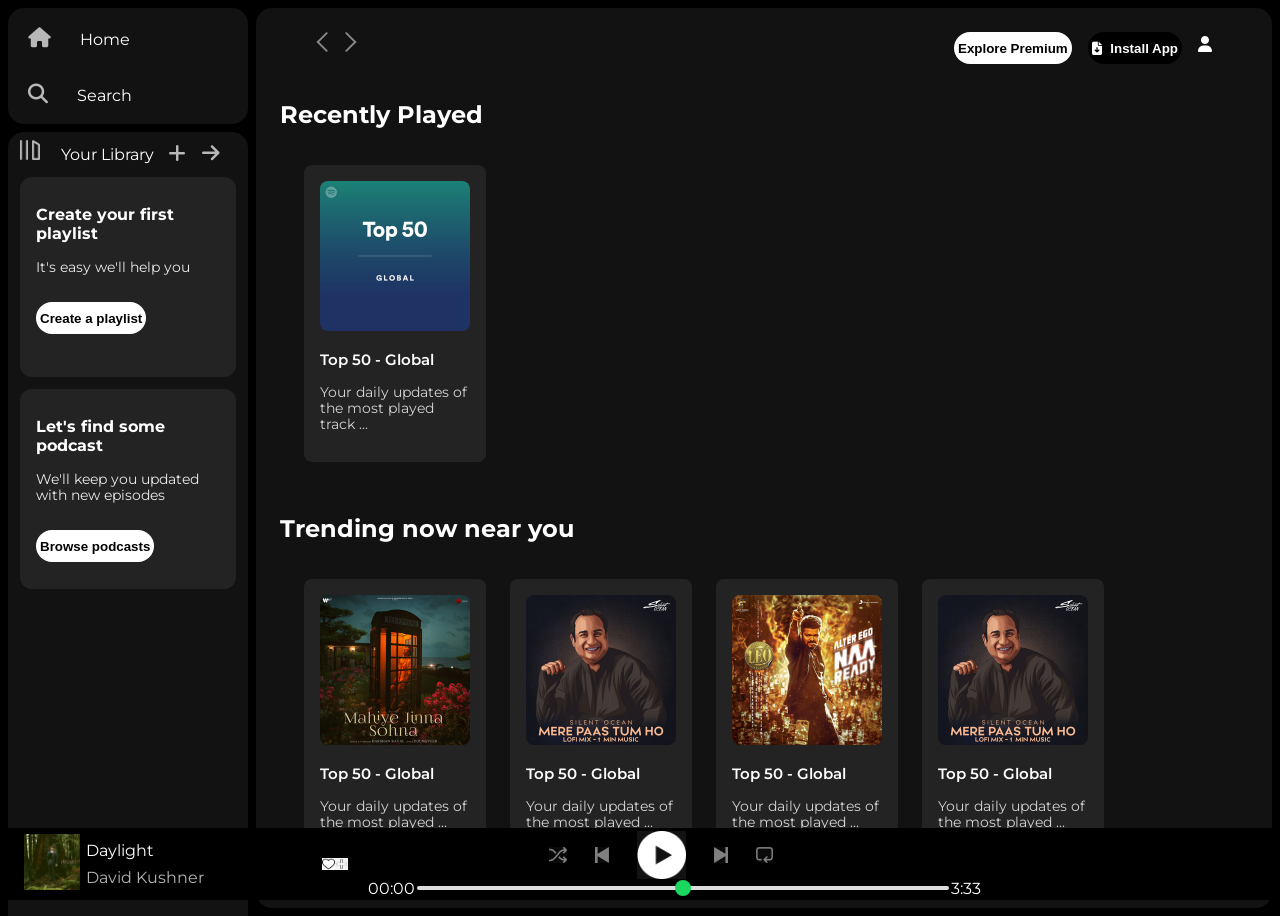
<file: index.html>
<!DOCTYPE html>
<html lang="en">
<head>
    <meta charset="UTF-8">
    <meta name="viewport" content="width=device-width, initial-scale=1.0">

    <link rel="stylesheet" href="https://cdnjs.cloudflare.com/ajax/libs/font-awesome/6.7.2/css/all.min.css" 
    integrity="sha512-Evv84Mr4kqVGRNSgIGL/F/aIDqQb7xQ2vcrdIwxfjThSH8CSR7PBEakCr51Ck+w+/U6swU2Im1vVX0SVk9ABhg==" 
    crossorigin="anonymous" referrerpolicy="no-referrer" />

    <link rel="icon" href="./assets/logo.png">

    <title>Spotify UI Clone (Practice Project) — Not affiliated with Spotify</title>
    <link rel="stylesheet" href="Spotify-Web-Player.css"> 
     <link rel="preconnect" href="https://fonts.googleapis.com">
<link rel="preconnect" href="https://fonts.gstatic.com" crossorigin>
<link href="https://fonts.googleapis.com/css2?family=Montserrat:ital,wght@0,100..900;1,100..900&display=swap" rel="stylesheet">


</head>
<body>
    <div class="main">
        <div class="sidebar">

        <div class="nav">
             <div class="nav-option" style="opacity:1;">
                <i class="fa-solid fa-house"></i>
                    <a href="#">Home</a>
            </div>

             <div class="nav-option">

                <i class="fa-solid fa-magnifying-glass"></i>
                    <a href="#">Search</a>
            </div>
            </div>

        <div class="library">
        <div class="options">
            <div class="lib-option nav-option">
                <img src="assets/library_icon.png" alt="Library icon">
                    <a href="#">Your Library</a>
            </div>
            
            <div class="icons">
                <i class="fa-solid fa-plus"></i>
                <i class="fa-solid fa-arrow-right"></i>
            </div>
        
        </div>
        <div class="lib-box">
            <div class="box">
            <p class="box-p1">Create your first playlist</p>
            <div class="box-p2">It's easy we'll help you</div>
            <br>
            <button class="badge">Create a playlist</button>
           </div> 
           </div>

           <div class="lib-box">
            <div class="box">
            <p class="box-p1">Let's find some podcast</p>
            <div class="box-p2">We'll keep you updated with new episodes</div>
            <!-- <button class="badge"></button> -->
             <br>
            <button class="badge">Browse podcasts</button>
           </div> 
        </div>
        </div>
        </div>


        <div class="main-content">
           <div class="sticky-nav">
            <div class="sticky-nav-icons">
                <img src="assets/backward_icon.png" alt="backward_icon">
               <img src="assets/forward_icon.png" alt="forward_icon">
            </div>
            <div class="sticky-nav-options">
           <button class="badge nav-item hide">Explore Premium</button>
            <button class="badge nav-item dark-badge"><i class="fa-solid fa-file-arrow-down" style="margin-right:5px;"></i> Install App</button>
            <i class="fa-solid fa-user nav-item"></i>
            </div>
           </div>
            
                <h2>Recently Played</h2>
                <div class="cards-container">
                    <div class="card">
                        <img src="assets/card1img.jpeg" class="card_img"> 
                        <p class="card-title">Top 50 - Global</p>
                        <p class="card-info">Your daily updates of the most played track ... </p>
                    
                </div>
            </div>
        
                 <h2>Trending now near you</h2>
                <div class="cards-container">
                    <div class="card">
                        <img src="assets/card2img.jpeg" class="card_img"> 
                        <p class="card-title">Top 50 - Global</p>
                        <p class="card-info">Your daily updates of the most played ... </p>
                    
                </div>
                <div class="card">
                        <img src="assets/card3img.jpeg" class="card_img"> 
                        <p class="card-title">Top 50 - Global</p>
                        <p class="card-info">Your daily updates of the most played ... </p>
                    
                </div>
                <div class="card">
                        <img src="assets/card4img.jpeg" class="card_img"> 
                        <p class="card-title">Top 50 - Global</p>
                        <p class="card-info">Your daily updates of the most played ... </p>
                    
                </div>
                <div class="card">
                        <img src="assets/card3img.jpeg" class="card_img"> 
                        <p class="card-title">Top 50 - Global</p>
                        <p class="card-info">Your daily updates of the most played ... </p>
                    
                </div>
                     <div class="card">
                        <img src="assets/card2img.jpeg" class="card_img"> 
                        <p class="card-title">Top 50 - Global</p>
                        <p class="card-info">Your daily updates of the most played ... </p>
                    
                </div>
            </div>
                <h2>Featured Charts</h2>
                <div class="cards-container">
                    <div class="card">
                        <img src="assets/card6img.jpeg" class="card_img"> 
                        <p class="card-title">Top Songs - India</p>
                        <p class="card-info">Your daily updates of the most played ... </p>
                    </div>
                    <div class="card">
                        <img src="assets/card4img.jpeg" class="card_img"> 
                        <p class="card-title">Top 50 - Global</p>
                        <p class="card-info">Your daily updates of the most played ... </p>
                    </div>
                    <div class="card">
                        <img src="assets/card5img.jpeg" class="card_img"> 
                        <p class="card-title">Top Songs - Global</p>
                        <p class="card-info">Your daily updates of the most played ... </p>
                    </div>
                </div>
                <div class="footer">
                    <div class="line"></div>
                </div>
        </div>

        <div class="music-player">
        <div class="album">
            <div class="album-pic">
                <img src="album-Daylight.jpeg" class="image">
            </div>
              <div class="description">
                        <p class="day">Daylight</p>
                        <p class="david">David Kushner</p>
                    </div>
                    <div class="album-icon">
                         <img src="album_icon1.jpeg" class="toggle">
                        <img src="Album_plus.jpg" class="toggle">
                    </div> 
                      </div>

        <div class="player">
            <div class="player-controls">
                 <img src="assets/player_icon1.png" alt="player_icon" class="player-control-icon">
                 <img src="assets/player_icon2.png" alt="player_icon" class="player-control-icon">
                 <img src="assets/player_icon3.png" alt="player_icon" class="player-control-icon" style="opacity:1; height:3rem;">
                 <img src="assets/player_icon4.png" alt="player_icon" class="player-control-icon">
                 <img src="assets/player_icon5.png" alt="player_icon" class="player-control-icon">
            </div>
            <div class="playback-bar">

                <span class="curr-time">00:00</span>
                <input type="range" min="0" max="100" class="progress-bar" step="1">
                <span class="tot-time">3:33</span>
            </div>
        </div>
        <div class="controls"></div>
    </div>
    </div>
    </div>
</body>
</html>
</file>
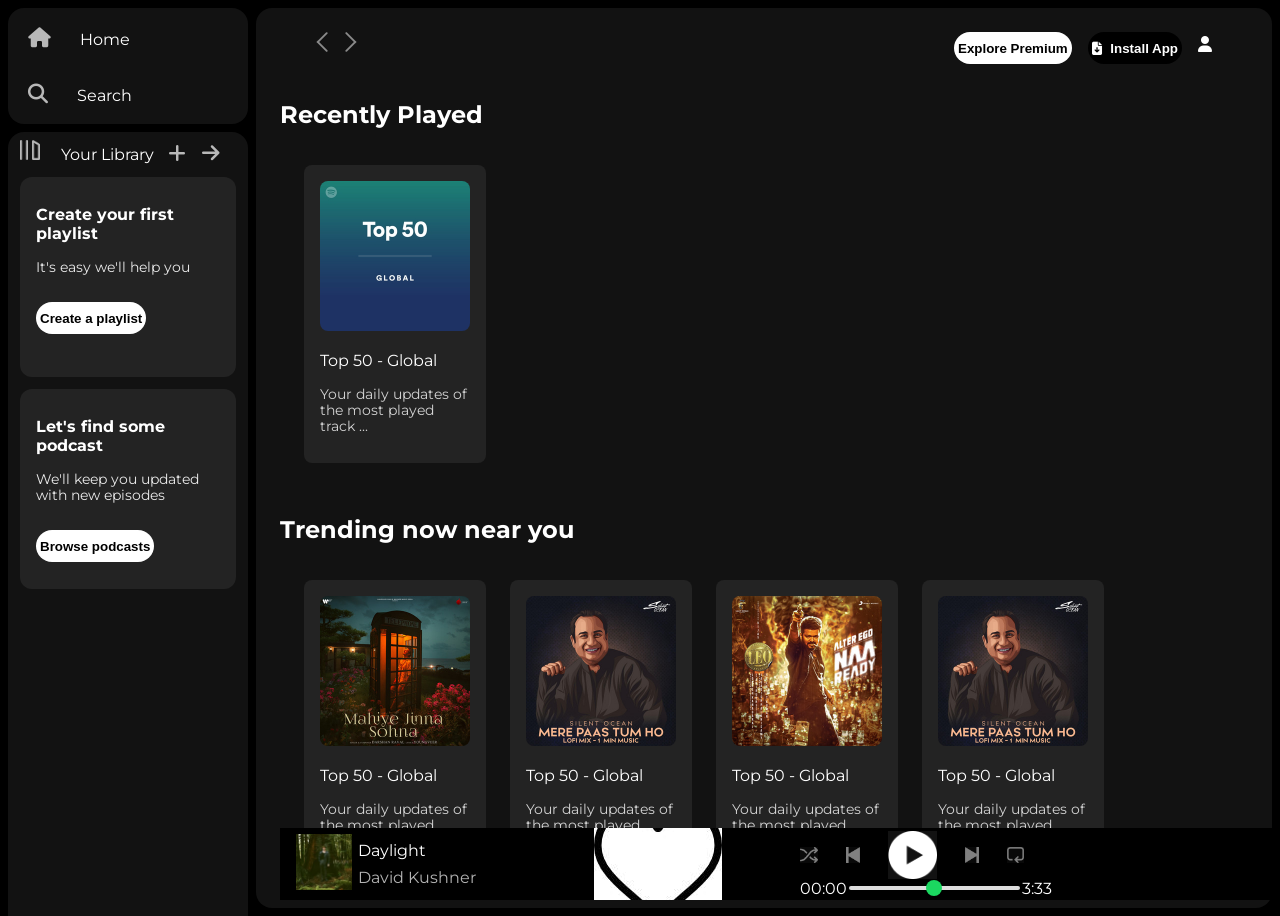
<file: Spotify clone.html>
<!DOCTYPE html>
<html lang="en">
<head>
    <meta charset="UTF-8">
    <meta name="viewport" content="width=device-width, initial-scale=1.0">

    <link rel="stylesheet" href="https://cdnjs.cloudflare.com/ajax/libs/font-awesome/6.7.2/css/all.min.css" 
    integrity="sha512-Evv84Mr4kqVGRNSgIGL/F/aIDqQb7xQ2vcrdIwxfjThSH8CSR7PBEakCr51Ck+w+/U6swU2Im1vVX0SVk9ABhg==" 
    crossorigin="anonymous" referrerpolicy="no-referrer" />

    <link rel="icon" href="./assets/logo.png">

    <title>Spotify-Web Player: Music for everyone</title>
    <link rel="stylesheet" href="Spotify-Web Player.css">
     <link rel="preconnect" href="https://fonts.googleapis.com">
<link rel="preconnect" href="https://fonts.gstatic.com" crossorigin>
<link href="https://fonts.googleapis.com/css2?family=Montserrat:ital,wght@0,100..900;1,100..900&display=swap" rel="stylesheet">


</head>
<body>
    <div class="main">
        <div class="sidebar">

        <div class="nav">
             <div class="nav-option" style="opacity:1;">
                <i class="fa-solid fa-house"></i>
                    <a href="#">Home</a>
            </div>

             <div class="nav-option">

                <i class="fa-solid fa-magnifying-glass"></i>
                    <a href="#">Search</a>
            </div>
            </div>

        <div class="library">
        <div class="options">
            <div class="lib-option nav-option">
                <img src="assets/library_icon.png" alt="Library icon">
                    <a href="#">Your Library</a>
            </div>
            
            <div class="icons">
                <i class="fa-solid fa-plus"></i>
                <i class="fa-solid fa-arrow-right"></i>
            </div>
        
        </div>
        <div class="lib-box">
            <div class="box">
            <p class="box-p1">Create your first playlist</p>
            <div class="box-p2">It's easy we'll help you</div>
            <br>
            <button class="badge">Create a playlist</button>
           </div> 
           </div>

           <div class="lib-box">
            <div class="box">
            <p class="box-p1">Let's find some podcast</p>
            <div class="box-p2">We'll keep you updated with new episodes</div>
            <!-- <button class="badge"></button> -->
             <br>
            <button class="badge">Browse podcasts</button>
           </div> 
        </div>
        </div>
        </div>


        <div class="main-content">
           <div class="sticky-nav">
            <div class="sticky-nav-icons">
                <img src="assets/backward_icon.png" alt="backward_icon">
               <img src="assets/forward_icon.png" alt="forward_icon">
            </div>
            <div class="sticky-nav-options">
           <button class="badge nav-item hide">Explore Premium</button>
            <button class="badge nav-item dark-badge"><i class="fa-solid fa-file-arrow-down" style="margin-right:5px;"></i> Install App</button>
            <i class="fa-solid fa-user nav-item"></i>
            </div>
           </div>
            
                <h2>Recently Played</h2>
                <div class="cards-container">
                    <div class="card">
                        <img src="assets/card1img.jpeg" class="card_img"> 
                        <p class="card-title">Top 50 - Global</p>
                        <p class="card-info">Your daily updates of the most played track ... </p>
                    
                </div>
            </div>
        
                 <h2>Trending now near you</h2>
                <div class="cards-container">
                    <div class="card">
                        <img src="assets/card2img.jpeg" class="card_img"> 
                        <p class="card-title">Top 50 - Global</p>
                        <p class="card-info">Your daily updates of the most played ... </p>
                    
                </div>
                <div class="card">
                        <img src="assets/card3img.jpeg" class="card_img"> 
                        <p class="card-title">Top 50 - Global</p>
                        <p class="card-info">Your daily updates of the most played ... </p>
                    
                </div>
                <div class="card">
                        <img src="assets/card4img.jpeg" class="card_img"> 
                        <p class="card-title">Top 50 - Global</p>
                        <p class="card-info">Your daily updates of the most played ... </p>
                    
                </div>
                <div class="card">
                        <img src="assets/card3img.jpeg" class="card_img"> 
                        <p class="card-title">Top 50 - Global</p>
                        <p class="card-info">Your daily updates of the most played ... </p>
                    
                </div>
                     <div class="card">
                        <img src="assets/card2img.jpeg" class="card_img"> 
                        <p class="card-title">Top 50 - Global</p>
                        <p class="card-info">Your daily updates of the most played ... </p>
                    
                </div>
            </div>
                <h2>Featured Charts</h2>
                <div class="cards-container">
                    <div class="card">
                        <img src="assets/card6img.jpeg" class="card_img"> 
                        <p class="card-title">Top Songs - India</p>
                        <p class="card-info">Your daily updates of the most played ... </p>
                    
                </div>
                <div class="cards-container">
                    <div class="card">
                        <img src="assets/card4img.jpeg" class="card_img"> 
                        <p class="card-title">Top 50 - Global</p>
                        <p class="card-info">Your daily updates of the most played ... </p>
                    </div>
                    <div class="cards-container">
                    <div class="card">
                        <img src="assets/card5img.jpeg" class="card_img"> 
                        <p class="card-title">Top Songs - Global</p>
                        <p class="card-info">Your daily updates of the most played ... </p>
                    </div>
                </div>
                <div class="footer">
                    <div class="line"></div>
                </div>
                 </div>
        </div>

        <div class="music-player">
        <div class="album">
            <div class="album-pic">
                <img src="album-Daylight.jpeg" class="image">
            </div>
              <div class="description">
                        <p class="day">Daylight</p>
                        <p class="david">David Kushner</p>
                    </div>
                    <div class="album-icon">
                         <img src="album_icon1.jpeg">
                        <img src="Album_plus.jpg" class="toggle">
                    </div> 
                      </div>

        <div class="player">
            <div class="player-controls">
                 <img src="assets/player_icon1.png" alt="player_icon" class="player-control-icon">
                 <img src="assets/player_icon2.png" alt="player_icon" class="player-control-icon">
                 <img src="assets/player_icon3.png" alt="player_icon" class="player-control-icon" style="opacity:1; height:3rem;">
                 <img src="assets/player_icon4.png" alt="player_icon" class="player-control-icon">
                 <img src="assets/player_icon5.png" alt="player_icon" class="player-control-icon">
            </div>
            <div class="playback-bar">

                <span class="curr-time">00:00</span>
                <input type="range" min="0" max="100" class="progress-bar" step="1">
                <span class="tot-time">3:33</span>
            </div>
        </div>
        <div class="controls"></div>
    </div>
    </div>
    </div>
</body>
</html>
</file>
<file: Spotify-Web-Player.css>
body{
    font-family:'Montserrat', sans-serif;
    margin:0;
    background-color: black;
    color: #fff;
    overflow: hidden;
}

.main {
    display:flex;
    height:100vh;
    padding: 0.5rem;
    overflow: auto;
}

.sidebar {
    background-color :#000;
    width: 240px;
    border-radius:1rem;  /* 1rem= 16px */
    margin-right: 0.5rem;
}

.main-content {
    background-color: #121212;
    padding: 0 1.5rem 0 1.5rem;
    flex:1;
    border-radius:1rem;
    overflow: auto;
}

a{
    text-decoration:none;
    color:white;
}

.nav {
    background-color: #121212;
    border-radius:1rem;
    display:flex;
    flex-direction:column;
    justify-content:center;
    height: 100px;
    padding: 0.5rem 0.75rem;
}

.nav-option i {
    line-height:2.5rem;
    opacity: 0.7;
    padding:0.5rem;
}

.nav-option:hover i{
    opacity:1;
}

.nav-option {
    font-size:1.25rem;
}
.nav-option a {
    font-size: 1rem;
    margin-left: 1rem;
}

.library {
    background-color: #121212;
    border-radius:1rem;
    height:100%;
    margin-top: 0.5rem;
    padding: 0.5rem 0.75rem;
    opacity: 0.7;

}

.library {
    opacity:1;
}

.lib-box{
    height:200px;
}

.options {
    display:flex;
    justify-content: space-between;
    align-items: center;
}

.lib-option img {
height: 1.25rem;
width:1.25rem;
}

.lib-option img{
    opacity: 0.7;
}

.lib-option:hover img{
    opacity:1;
}

.icons{
    font-size: 1.25rem;
    display: flex;
}

.icons i{
    opacity: 0.7;
    margin-right:1rem;
}

.icons i:hover{
   opacity: 1;
}

.box{
    background-color: #232323;
    height: 11rem;
    border-radius: 0.75rem;
    margin:0.75rem 0 0.5rem 0;
    padding: 0.75rem 1rem;
}

.box-p1 {
    font-size:1rem;
    font-weight: 700;
}

.box-p2 {
    font-size:0.85rem;
    opacity:0.9;
}

.badge {
    background-color: #fff;
    border:none;
    border-radius: 100px;
    padding: 0.25rem;
    font-weight: 700;
    margin-top:0.5rem;
    height: 2rem;
    width:fit-content
}

.dark-badge {
    background-color: black;
    color: #fff;
}

.sticky-nav {
    position: sticky;
    top: 0;
    background-color: #121212;
    display: flex;
    justify-content: space-between;
    align-items: center;
    padding: 1rem 0 1rem 0;
    z-index: 10;
}

.sticky-nav-icons {
   margin-left: 30px;
   font-size: 1.2rem;
   opacity:0.5;
   position: relative;
}

.sticky-nav-icons:hover {
   font-size: 1.8rem;
   opacity:1;
}

.sticky-nav-options {
   margin-right: 20px;
   display: flex;
   justify-content: center;
   align-items: center;
}
.sticky-nav-options:hover {
    transition:step-end;
    transition-duration: 2s;
}
.nav-item {
    margin-right: 1rem;
}

@media (max-width:1000px) {
 .hide {
    display: none;
 }
}

.card {
    background-color: #232323;
    padding: 1rem;
    width:150px;
    border-radius: 0.5rem;
    margin-left: 1.5rem;
    margin-top: 1rem;
    margin-bottom: 2rem;
}

.cards-container {
    display: flex;
    flex-wrap: wrap;
}

/* .card:hover { */
     /* padding: 0 3.5rem 0 1.5rem; */
/* } */

.card_img {
width:100%;
border-radius: 0.5rem;
}

.card-title {
    font-size: 0.95rem;
    font-weight: 600;
}

.card-info {
    font-size: 0.85rem;
    opacity: 0.8;
}

.footer{
    height: 300px;
    display: flex;
    align-items: center;
    justify-content: center;
}
.line {
    height: 90%;
    width: 50%;
    border-top: 1px solid #fff;
    opacity:0.4;
}

.music-player {
  background-color:black;
  position:fixed;
  bottom:0px;
  width:100%;
  height: 72px;
  display: flex;
  overflow:auto;
  align-items: center;
}


.album {
    width: 25%;
}

.player {
    width: 50%;
    background-color:black;
    margin-left:40px;
}
.controls {
    width: 25%;
    background-color: #121212;
}

.player-control-icon {
    height: 1rem;
    background-color: #121212;
   opacity:0.5;
   margin-right: 1.75rem;
}

.player-control-icon:hover {
    opacity:1;
}

.player-controls {
    display: flex;
    justify-content:center;
    align-items: center;
}

.playback-bar {
    display:flex;
    justify-content: center;
    align-items: center;
}

.progress-bar {
    width:100%;
    appearance: none;
    background-color: transparent;
    cursor: pointer;
}

.progress-bar::-webkit-slider-runnable-track {
    background-color:#ddd;
   border-radius: 100px;
   height:0.25rem;
}
.progress-bar::-webkit-slider-thumb {
    appearance:none;
    height:1rem;
    width:1rem;
    background-color: #1bd760;
    border-radius: 50%;
    margin-top: -6px;
}

.album{
    display: flex;
    justify-content:space-between;
    align-items:center ;
}
.image {
    height: 3.5rem;
    width: 3.5rem;
    margin-left: 1rem;
}
.description {
    padding: 0 6px 0 6px;
    margin-left: 0;
    margin-right: 7rem;
}
.toggle {
    height: 0.8rem;
    width: 0.8rem;
    line-height: 4px;
    font-weight: 50px;

}
.album-icon{
    margin-right:80px ;
    display: flex;
}
.day{
    margin-bottom: 0.5rem;
    margin-top: 1rem;
}
.day:hover{
     text-decoration: underline;
}
.david {
    margin-top: 0.5rem;
    opacity: 0.7;
    white-space: nowrap;
}
.david:hover{
    opacity: 1;
    text-decoration: underline;
}
</file>
<file: Spotify-Web Player.css>
body{
    font-family:'Montserrat', sans-serif;
    margin:0;
    background-color: black;
    color: #fff;
    overflow: hidden;
}

.main {
    display:flex;
    height:100vh;
    padding: 0.5rem;
    overflow: auto;
}

.sidebar {
    background-color :#000;
    width: 240px;
    border-radius:1rem;  /* 1rem= 16px */
    margin-right: 0.5rem;
}

.main-content {
    background-color: #121212;
    padding: 0 1.5rem 0 1.5rem;
    flex:1;
    border-radius:1rem;
    overflow: auto;
}

a{
    text-decoration:none;
    color:white;
}

.nav {
    background-color: #121212;
    border-radius:1rem;
    display:flex;
    flex-direction:column;
    justify-content:center;
    height: 100px;
    padding: 0.5rem 0.75rem;
}

.nav-option i {
    line-height:2.5rem;
    opacity: 0.7;
    padding:0.5rem;
}

.nav-option:hover i{
    opacity:1;
}

.nav-option {
    font-size:1.25rem;
}
.nav-option a {
    font-size: 1rem;
    margin-left: 1rem;
}

.library {
    background-color: #121212;
    border-radius:1rem;
    height:100%;
    margin-top: 0.5rem;
    padding: 0.5rem 0.75rem;
    opacity: 0.7;

}

.library {
    opacity:1;
}

.lib-box{
    height:200px;
}

.options {
    display:flex;
    justify-content: space-between;
    align-items: center;
}

.lib-option img {
height: 1.25rem;
width:1.25rem;
}

.lib-option img{
    opacity: 0.7;
}

.lib-option:hover img{
    opacity:1;
}

.icons{
    font-size: 1.25rem;
    display: flex;
}

.icons i{
    opacity: 0.7;
    margin-right:1rem;
}

.icons:hover i{
   opacity: 1;
}

.box{
    background-color: #232323;
    height: 11rem;
    border-radius: 0.75rem;
    margin:0.75rem 0 0.5rem 0;
    padding: 0.75rem 1rem;
}

.box-p1 {
    font-size:1rem;
    font-weight: 700;
}

.box-p2 {
    font-size:0.85rem;
    opacity:0.9;
}

.badge {
    background-color: #fff;
    border:none;
    border-radius: 100px;
    padding: 0.25rem;
    font-weight: 700;
    margin-top:0.5rem;
    height: 2rem;
    width:fit-content
}

.dark-badge {
    background-color: black;
    color: #fff;
}

.sticky-nav {
    position: sticky;
    top: 0;
    background-color: #121212;
    display: flex;
    justify-content: space-between;
    align-items: center;
    padding: 1rem 0 1rem 0;
    z-index: 10;
}

.sticky-nav-icons {
   margin-left: 30px;
   font-size: 1.2rem;
   opacity:0.5;
   position: relative;
}

.sticky-nav-icons:hover {
   font-size: 1.8rem;
   opacity:1;
}

.sticky-nav-options {
   margin-right: 20px;
   display: flex;
   justify-content: center;
   align-items: center;
}
.sticky-nav-options:hover {
    transition:step-end;
    transition-duration: 2s;
}
.nav-item {
    margin-right: 1rem;
}

@media (max-width:1000px) {
 .hide {
    display: none;
 }
}

.card {
    background-color: #232323;
    padding: 1rem;
    width:150px;
    border-radius: 0.5rem;
    margin-left: 1.5rem;
    margin-top: 1rem;
    margin-bottom: 2rem;
}

.cards-container {
    display: flex;
    flex-wrap: wrap;
}

/* .card:hover { */
     /* padding: 0 3.5rem 0 1.5rem; */
/* } */

.card_img {
width:100%;
border-radius: 0.5rem;
}

.card-title {
    font-size: 600;
}

.card-info {
    font-size: 0.85rem;
    opacity: 0.8;
}

.footer{
    height: 300px;
    display: flex;
    align-items: center;
    justify-content: center;
}
.line {
    height: 90%;
    width: 50%;
    border-top: 1px solid #fff;
    opacity:0.4;
}

.music-player {
  background-color:black;
  position:fixed;
  bottom:0px;
  width:150%;
  height: 72px;
  display: flex;
  overflow:auto;
  align-items: center;
}


.album {
    width: 25%;
}

.player {
    width: 100%;
    margin-right: 1250px;
    background-color:black;
    margin-left:40px;
}
.controls {
    width: 25%;
    background-color: #121212;
}

.player-control-icon {
    height: 1rem;
    background-color: #121212;
   opacity:0.5;
   margin-right: 1.75rem;
}

.player-control-icon:hover {
    opacity:1;
}

.player-controls {
    display: flex;
    justify-content:center;
    align-items: center;
}

.playback-bar {
    display:flex;
    justify-content: center;
    align-items: center;
}

.progress-bar {
    width:100%;
    appearance: none;
    background-color: transparent;
    cursor: pointer;
}

.progress-bar::-webkit-slider-runnable-track {
    background-color:#ddd;
   border-radius: 100px;
   height:0.25rem;
}
.progress-bar::-webkit-slider-thumb {
    appearance:none;
    height:1rem;
    width:1rem;
    background-color: #1bd760;
    border-radius: 50%;
    margin-top: -6px;
}

.album{
    display: flex;
    justify-content:space- ;
    align-items:center ;
}
.image {
    height: 3.5rem;
    width: 3.5rem;
    margin-left: 1rem;
}
.description {
    padding: 0 6px 0 6px;
    margin-left: 0;
    margin-right: 7rem;
}
.toggle {
    height: 0.8rem;
    width: 0.8rem;
    line-height: 4px;
    font-weight: 50px;

}
.album-icon{
    margin-right:80px ;
    display: flex;
}
.day{
    margin-bottom: 0.5rem;
    margin-top: 1rem;
}
.day:hover{
     text-decoration: underline;
}
.david {
    margin-top: 0.5rem;
    opacity: 0.7;
    white-space: nowrap;
}
.david:hover{
    opacity: 1;
    text-decoration: underline;
}
</file>
